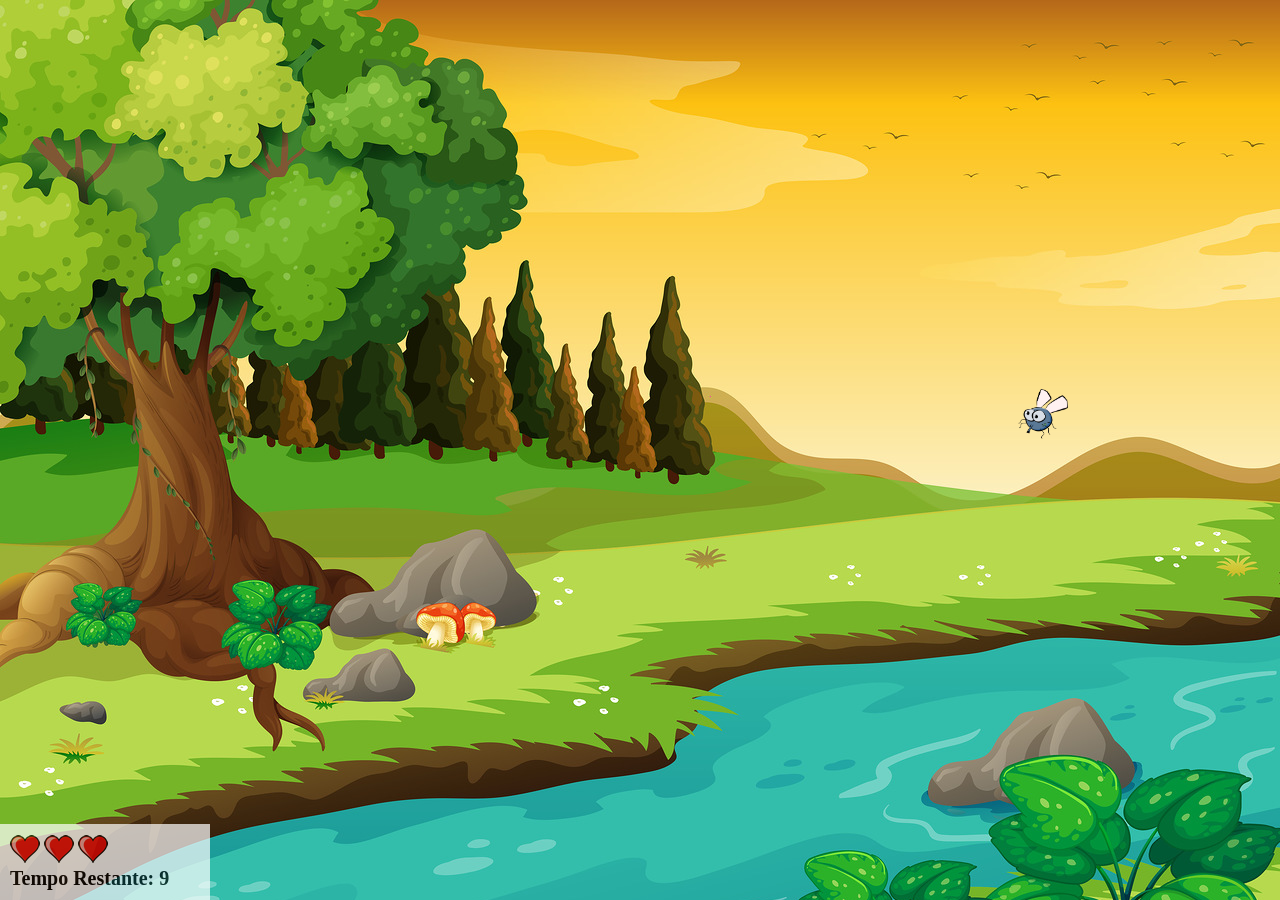
<file: index.html>
<!DOCTYPE html>
<html>
	<head>
		<meta charset="utf-8">
		<title>App Mata Mosquito</title>

		<link rel="stylesheet" type="text/css" href="estilo.css">
		<script type="text/javascript" src="jogo.js"></script>
	</head>
	<body onresize="ajustaTamanhoJogo()">

		<div class="painel">
			<div class="vidas">
				<img id="vida1" src="imagens/coracao_cheio.png">
				<img id="vida2" src="imagens/coracao_cheio.png">
				<img id="vida3" src="imagens/coracao_cheio.png">
			</div>
			<div class="cronometro">Tempo Restante: <span id="cronometro"></span></div>
		</div>

		<script>
			document.getElementById('cronometro').innerHTML = tempo

			//para que a imagem apareça e desapareça em deternimado tempo
			var criaMosquito = setInterval(function() {
				posicaoRandomica()
			}, 1000)
		</script>

	</body>
</html>
</file>
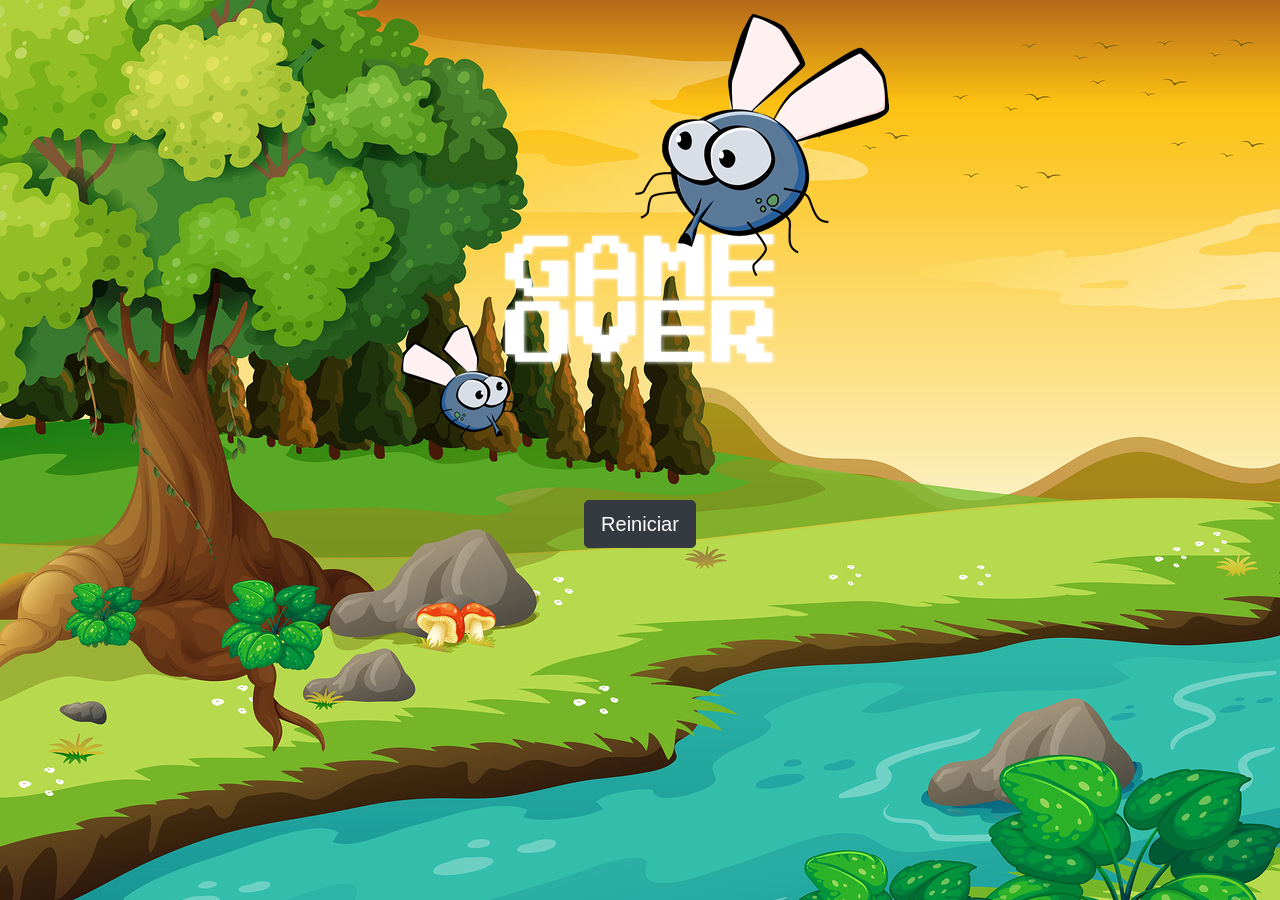
<file: fim_de_jogo.html>
<!DOCTYPE html>
<html>
<head>
	<meta charset="utf-8">
	<title>Fim de Jogo</title>
	<link rel="stylesheet" href="https://stackpath.bootstrapcdn.com/bootstrap/4.5.0/css/bootstrap.min.css" integrity="sha384-9aIt2nRpC12Uk9gS9baDl411NQApFmC26EwAOH8WgZl5MYYxFfc+NcPb1dKGj7Sk" crossorigin="anonymous">
	<link rel="stylesheet" type="text/css" href="estilo.css">
</head>
<body>

	<div class="container">

		<div class="row">
			<div class="col">
				<div class="d-flex justify-content-center">
					<img src="imagens/game_over.png">
				</div>
			</div>
		</div>

		<div class="row">
			<div class="col">
				<div class="d-flex justify-content-center">
					<button type="button" 
					class="btn btn-dark btn-lg"
					onclick="window.location.href = 'home.html'" 
					>Reiniciar</button>
				</div>
			</div>
		</div>

	</div>

</body>
</html>
</file>
<file: estilo.css>
body {
	background-image: url(./imagens/bg.jpg);
	background-repeat: no-repeat;
}

.mosquito1 {
	width: 50px;
	height: 50px;
}

.mosquito2 {
	width: 70px;
	height: 70px;
}

.mosquito3 {
	width: 90px;
	height: 90px;
}

.ladoA {
	transform: scaleX(1);
}

.ladoB {
	transform: scaleX(-1);
}

.painel {
	position: absolute;
	width: 190px;
	padding: 10px;
	left: 0px;
	bottom: 0px;
	border-top: solid 1px white;
	background-color: white;
	opacity: 0.7;
}

.vidas {
	float: left;
}

.cronometro {
	float: left;
	font-size: 20px;
	font-weight: bold;
}
</file>
